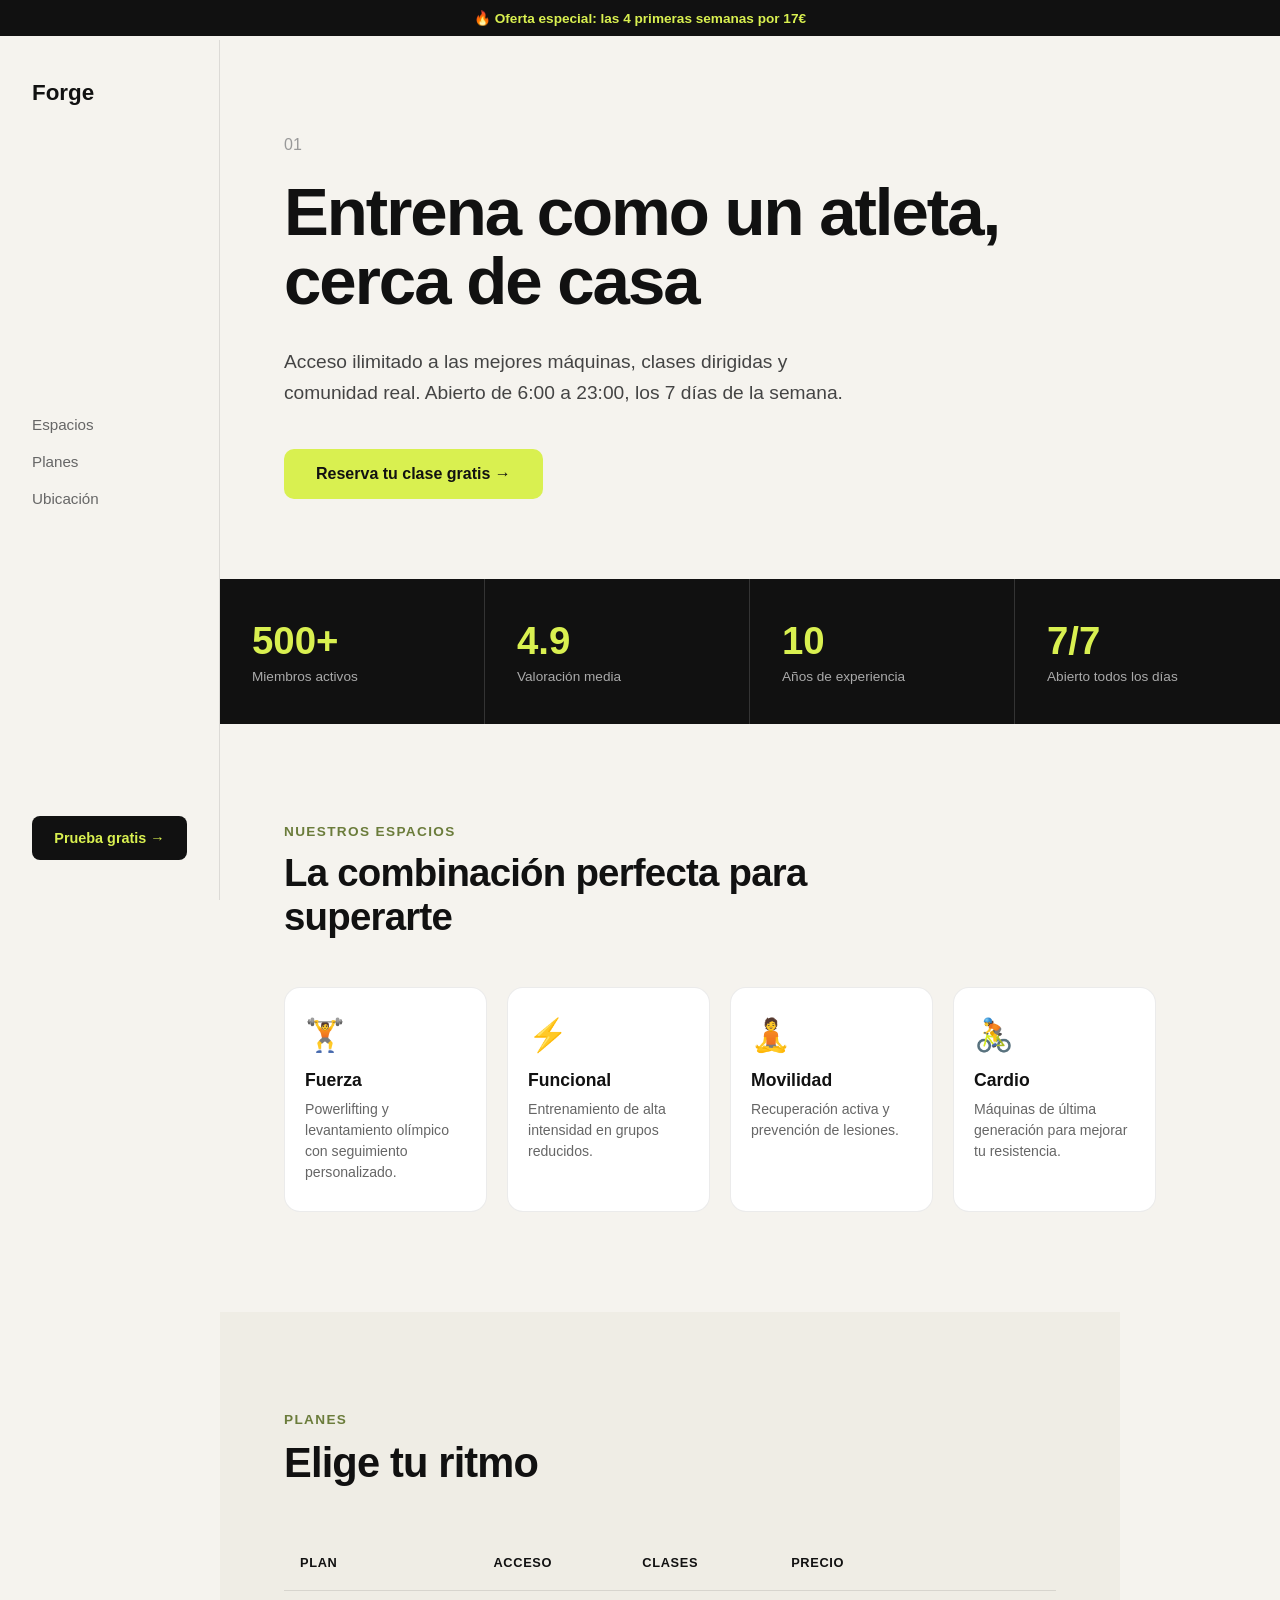
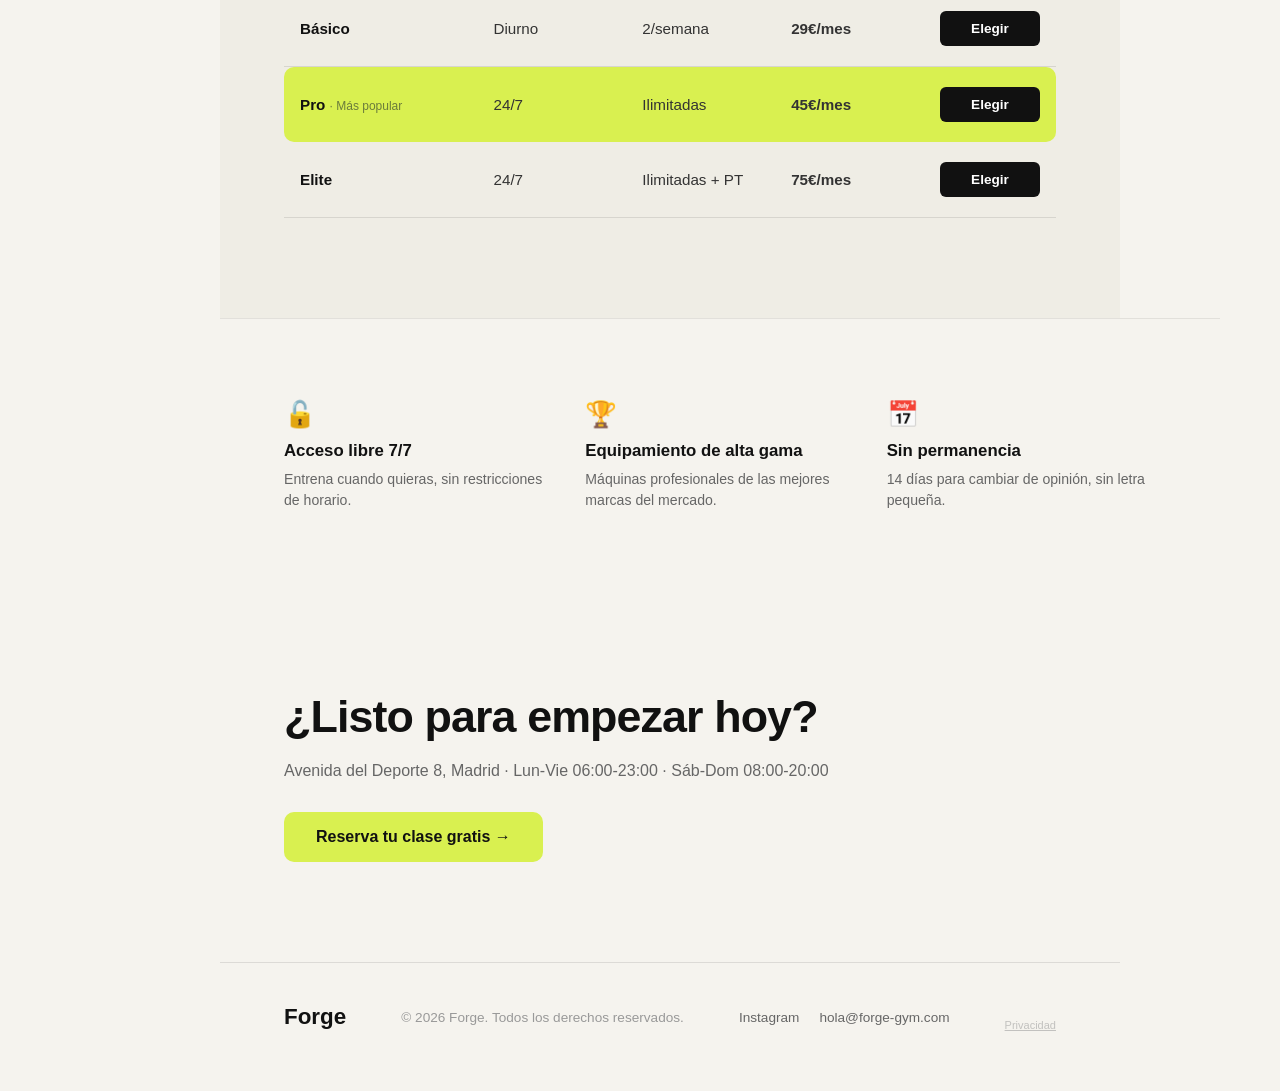
<file: index.html>
<!DOCTYPE html>
<html lang="es">
<head>
    <meta charset="UTF-8">
    <meta name="viewport" content="width=device-width, initial-scale=1.0">
    <title>Forge · Entrenamiento funcional</title>
  <meta name="description" content="Forge, entrenamiento funcional en Madrid. Entrena como un atleta, cerca de casa. Clase gratis de prueba.">
  <link rel="canonical" href="https://landrytalbotpro.github.io/forge-gym/">
  <meta property="og:type" content="website">
  <meta property="og:title" content="Forge · Entrenamiento funcional">
  <meta property="og:description" content="Forge, entrenamiento funcional en Madrid. Entrena como un atleta, cerca de casa. Clase gratis de prueba.">
  <meta property="og:url" content="https://landrytalbotpro.github.io/forge-gym/">
  <meta property="og:image" content="https://nuvorastudio.es/images/forge.jpg">
  <meta property="og:locale" content="es_ES">
  <meta name="twitter:card" content="summary_large_image">
  <meta name="twitter:title" content="Forge · Entrenamiento funcional">
  <meta name="twitter:description" content="Forge, entrenamiento funcional en Madrid. Entrena como un atleta, cerca de casa. Clase gratis de prueba.">
  <meta name="twitter:image" content="https://nuvorastudio.es/images/forge.jpg">
    <link rel="stylesheet" href="style.css">
  <script type="application/ld+json">
{
  "@context": "https://schema.org",
  "@type": "ExerciseGym",
  "name": "Forge",
  "url": "https://landrytalbotpro.github.io/forge-gym/",
  "image": "https://nuvorastudio.es/images/forge.jpg",
  "telephone": "+34675153535",
  "address": {
    "@type": "PostalAddress",
    "streetAddress": "Avenida del Deporte 8",
    "postalCode": "28001",
    "addressLocality": "Madrid",
    "addressCountry": "ES"
  }
}
  </script>

  <!-- Google Analytics (GA4) -->
  <script async src="https://www.googletagmanager.com/gtag/js?id=G-V2VKRWEJ8G"></script>
  <script>
    window.dataLayer = window.dataLayer || [];
    function gtag(){dataLayer.push(arguments);}
    gtag('js', new Date());
    gtag('config', 'G-V2VKRWEJ8G');
  </script>
    <link rel="icon" type="image/png" sizes="32x32" href="https://nuvorastudio.es/favicon-32.png">
    <link rel="icon" type="image/png" sizes="16x16" href="https://nuvorastudio.es/favicon-16.png">
    <link rel="apple-touch-icon" sizes="180x180" href="https://nuvorastudio.es/favicon-180.png">
</head>
<body>

    <div class="promo-bar">
        🔥 Oferta especial: las 4 primeras semanas por 17€
    </div>

    <aside class="sidebar">
        <span class="logo">Forge</span>
        <nav class="side-nav">
            <a href="#espacios">Espacios</a>
            <a href="#planes">Planes</a>
            <a href="#ubicacion">Ubicación</a>
        </nav>
        <a href="https://wa.me/34675153535?text=Hola%2C%20quiero%20una%20clase%20gratis" class="side-cta" target="_blank">Prueba gratis →</a>
    </aside>

    <main class="content">

        <header class="hero">
            <span class="hero-num">01</span>
            <h1>Entrena como un atleta, cerca de casa</h1>
            <p class="subtitulo">Acceso ilimitado a las mejores máquinas, clases dirigidas y comunidad real. Abierto de 6:00 a 23:00, los 7 días de la semana.</p>
            <button class="cta-btn" onclick="window.open('https://wa.me/34675153535?text=Hola%2C%20quiero%20una%20clase%20gratis', '_blank')">Reserva tu clase gratis →</button>
        </header>

        <section class="stats-row">
            <div class="stat-block">
                <span class="numero">500+</span>
                <p>Miembros activos</p>
            </div>
            <div class="stat-block">
                <span class="numero">4.9</span>
                <p>Valoración media</p>
            </div>
            <div class="stat-block">
                <span class="numero">10</span>
                <p>Años de experiencia</p>
            </div>
            <div class="stat-block">
                <span class="numero">7/7</span>
                <p>Abierto todos los días</p>
            </div>
        </section>

        <section class="espacios" id="espacios">
            <span class="eyebrow">Nuestros espacios</span>
            <h2>La combinación perfecta para superarte</h2>
            <div class="espacios-grid">
                <div class="espacio-card">
                    <div class="espacio-icon">🏋️</div>
                    <h3>Fuerza</h3>
                    <p>Powerlifting y levantamiento olímpico con seguimiento personalizado.</p>
                </div>
                <div class="espacio-card">
                    <div class="espacio-icon">⚡</div>
                    <h3>Funcional</h3>
                    <p>Entrenamiento de alta intensidad en grupos reducidos.</p>
                </div>
                <div class="espacio-card">
                    <div class="espacio-icon">🧘</div>
                    <h3>Movilidad</h3>
                    <p>Recuperación activa y prevención de lesiones.</p>
                </div>
                <div class="espacio-card">
                    <div class="espacio-icon">🚴</div>
                    <h3>Cardio</h3>
                    <p>Máquinas de última generación para mejorar tu resistencia.</p>
                </div>
            </div>
        </section>

        <section class="planes" id="planes">
            <span class="eyebrow">Planes</span>
            <h2>Elige tu ritmo</h2>

            <div class="plan-row plan-header">
                <span>Plan</span>
                <span>Acceso</span>
                <span>Clases</span>
                <span>Precio</span>
                <span></span>
            </div>
            <div class="plan-row">
                <span class="plan-nombre">Básico</span>
                <span>Diurno</span>
                <span>2/semana</span>
                <span class="plan-precio">29€/mes</span>
                <button class="plan-btn" onclick="window.open('https://wa.me/34675153535?text=Hola%2C%20me%20interesa%20el%20plan%20B%C3%A1sico', '_blank')">Elegir</button>
            </div>
            <div class="plan-row plan-destacado">
                <span class="plan-nombre">Pro <em>· Más popular</em></span>
                <span>24/7</span>
                <span>Ilimitadas</span>
                <span class="plan-precio">45€/mes</span>
                <button class="plan-btn" onclick="window.open('https://wa.me/34675153535?text=Hola%2C%20me%20interesa%20el%20plan%20Pro', '_blank')">Elegir</button>
            </div>
            <div class="plan-row">
                <span class="plan-nombre">Elite</span>
                <span>24/7</span>
                <span>Ilimitadas + PT</span>
                <span class="plan-precio">75€/mes</span>
                <button class="plan-btn" onclick="window.open('https://wa.me/34675153535?text=Hola%2C%20me%20interesa%20el%20plan%20Elite', '_blank')">Elegir</button>
            </div>
        </section>

        <section class="ventajas">
            <div class="ventaja">
                <span class="ventaja-icon">🔓</span>
                <h4>Acceso libre 7/7</h4>
                <p>Entrena cuando quieras, sin restricciones de horario.</p>
            </div>
            <div class="ventaja">
                <span class="ventaja-icon">🏆</span>
                <h4>Equipamiento de alta gama</h4>
                <p>Máquinas profesionales de las mejores marcas del mercado.</p>
            </div>
            <div class="ventaja">
                <span class="ventaja-icon">📅</span>
                <h4>Sin permanencia</h4>
                <p>14 días para cambiar de opinión, sin letra pequeña.</p>
            </div>
        </section>

        <section class="cta-final" id="ubicacion">
            <h2>¿Listo para empezar hoy?</h2>
            <p>Avenida del Deporte 8, Madrid · Lun-Vie 06:00-23:00 · Sáb-Dom 08:00-20:00</p>
            <button class="cta-btn" onclick="window.open('https://wa.me/34675153535?text=Hola%2C%20quiero%20una%20clase%20gratis', '_blank')">Reserva tu clase gratis →</button>
        </section>

        <footer class="footer">
            <span class="logo">Forge</span>
            <p>&copy; 2026 Forge. Todos los derechos reservados.</p>
            <div class="footer-links">
                <a href="#">Instagram</a>
                <a href="mailto:hola@forge-gym.com">hola@forge-gym.com</a>
            </div>
        
    <p style="text-align:center; font-size:11px; opacity:0.55; margin-top:16px;" class="nuvora-legal-link"><a href="privacidad.html" style="color:inherit;">Privacidad</a></p>
</footer>

    </main>


  <!-- Sticky mobile CTA (ajouté — checklist Nuvora) -->
  <style>
  #nuvora-sticky-cta-bar {
    position: fixed; left: 0; right: 0; bottom: 0; z-index: 9999;
    display: none; justify-content: center; align-items: center;
    padding: 12px 16px calc(12px + env(safe-area-inset-bottom, 0px));
    background: rgba(20,20,20,0.96); backdrop-filter: blur(6px);
  }
  #nuvora-sticky-cta-bar a {
    display: block; width: 100%; max-width: 480px; text-align: center;
    background: #25D366; color: #fff; font-weight: 700; font-size: 15px;
    padding: 13px 20px; border-radius: 999px; text-decoration: none;
    font-family: system-ui, -apple-system, sans-serif;
  }
  @media (max-width: 780px) { #nuvora-sticky-cta-bar { display: flex; } }
  </style>
  <div id="nuvora-sticky-cta-bar">
    <a href="https://wa.me/34675153535?text=Hola%2C%20quiero%20una%20clase%20gratis" target="_blank" rel="noopener">💬 Prueba gratis — Respuesta en 24h</a>
  </div>
</body>
</html>
</file>
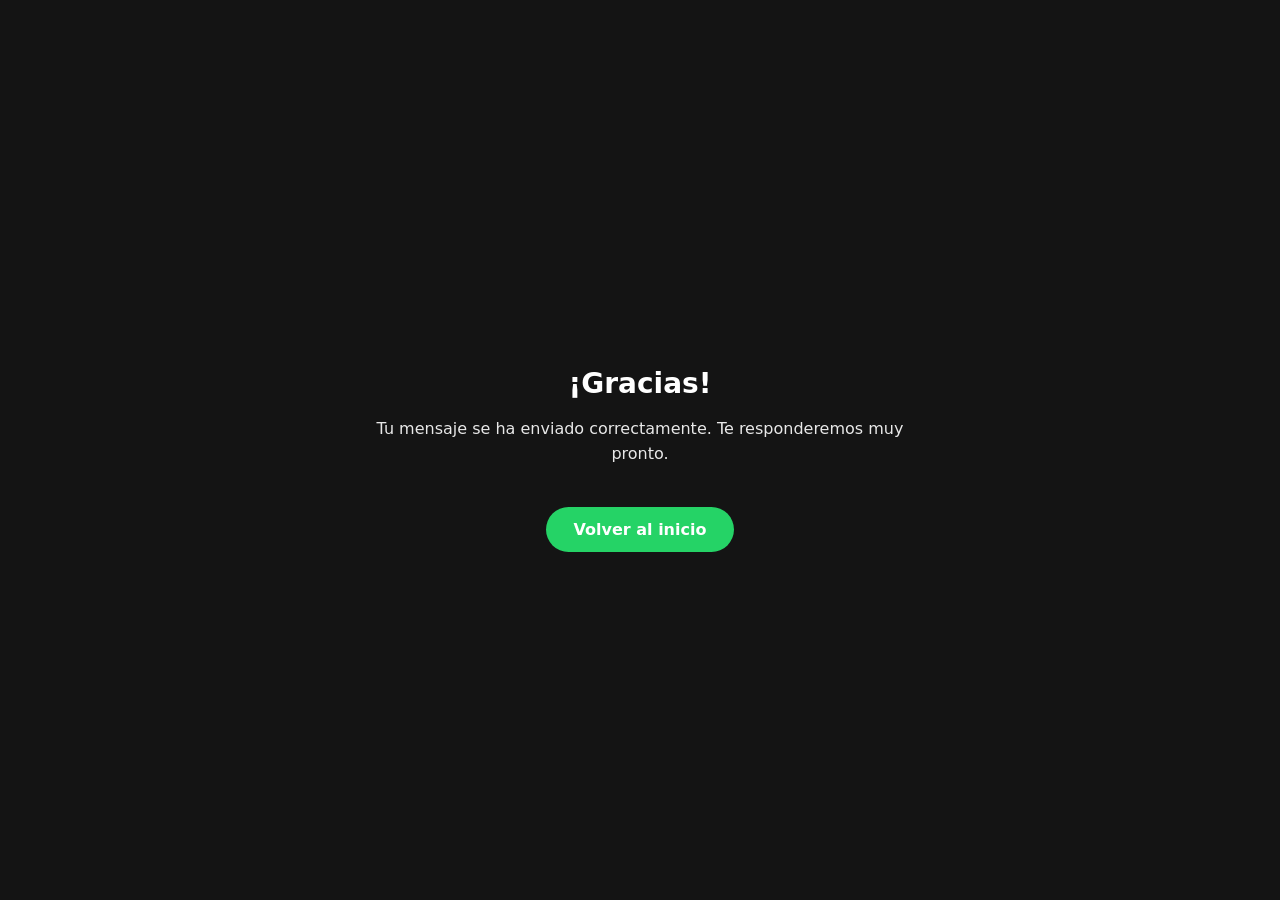
<file: gracias.html>
<!DOCTYPE html>
<html lang="es">
<head>
<meta charset="UTF-8">
<meta name="viewport" content="width=device-width, initial-scale=1.0">
<title>¡Gracias! — Forge</title>
<meta name="robots" content="noindex">
<style>
  body { margin:0; min-height:100vh; display:flex; align-items:center; justify-content:center;
    background:#141414; color:#FFFFFF; font-family: system-ui, -apple-system, 'Segoe UI', sans-serif; padding:32px; box-sizing:border-box; }
  .card { max-width:560px; text-align:center; }
  h1 { font-size:28px; margin-bottom:12px; }
  p { font-size:16px; line-height:1.6; opacity:0.9; }
  a.btn { display:inline-block; margin-top:24px; background:#25D366; color:#fff; text-decoration:none;
    font-weight:700; padding:13px 28px; border-radius:999px; }
  .doc { max-width:720px; text-align:left; }
  .doc h2 { font-size:18px; margin-top:28px; color:#25D366; }
  .doc p { font-size:15px; line-height:1.7; opacity:0.9; }
</style>
</head>
<body>
<div class="card">
  <h1>¡Gracias!</h1>
  <p>Tu mensaje se ha enviado correctamente. Te responderemos muy pronto.</p>
  <a class="btn" href="https://landrytalbotpro.github.io/forge-gym/">Volver al inicio</a>
</div>
</body>
</html>
</file>
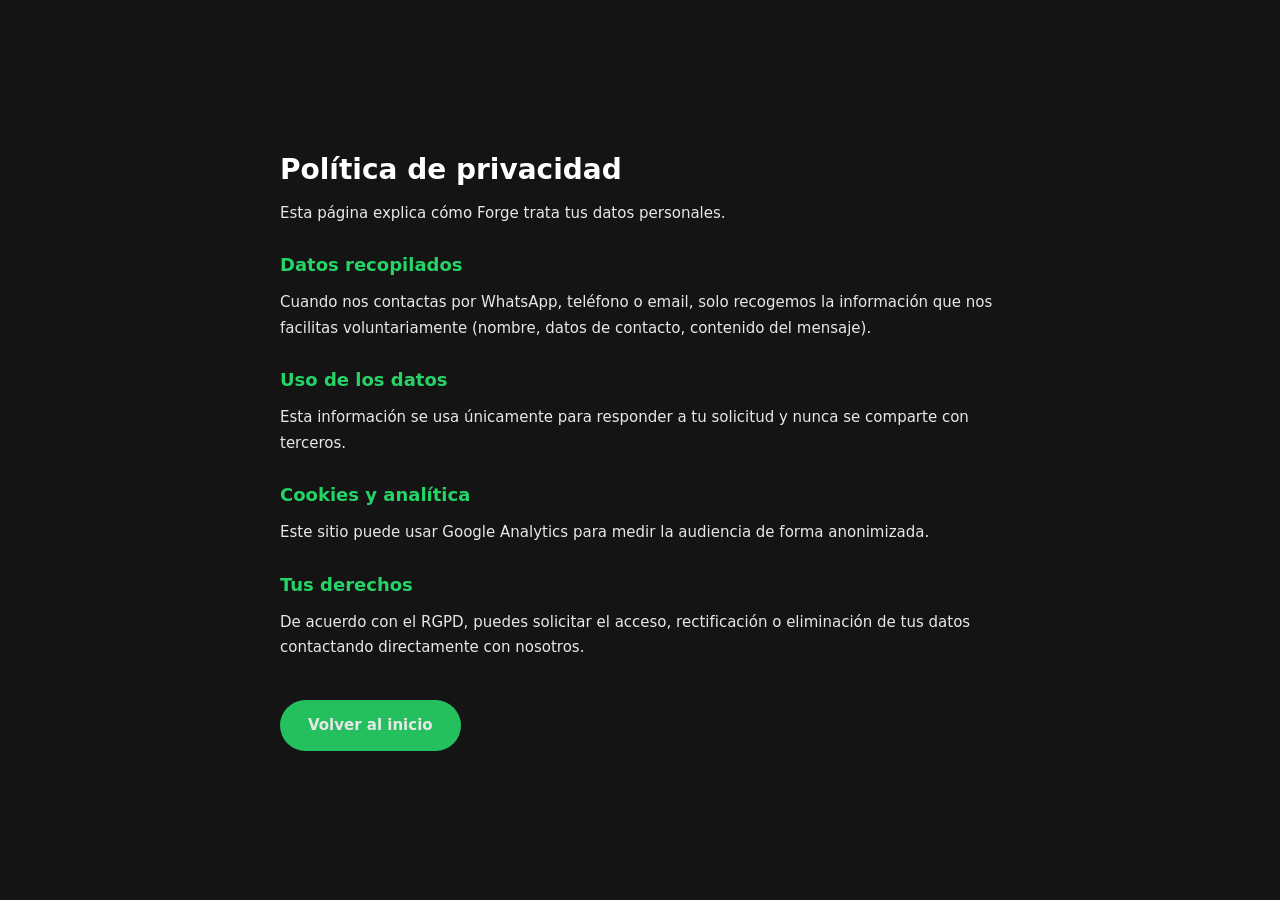
<file: privacidad.html>
<!DOCTYPE html>
<html lang="es">
<head>
<meta charset="UTF-8">
<meta name="viewport" content="width=device-width, initial-scale=1.0">
<title>Política de privacidad — Forge</title>
<meta name="robots" content="noindex">
<style>
  body { margin:0; min-height:100vh; display:flex; align-items:center; justify-content:center;
    background:#141414; color:#FFFFFF; font-family: system-ui, -apple-system, 'Segoe UI', sans-serif; padding:32px; box-sizing:border-box; }
  .card { max-width:560px; text-align:center; }
  h1 { font-size:28px; margin-bottom:12px; }
  p { font-size:16px; line-height:1.6; opacity:0.9; }
  a.btn { display:inline-block; margin-top:24px; background:#25D366; color:#fff; text-decoration:none;
    font-weight:700; padding:13px 28px; border-radius:999px; }
  .doc { max-width:720px; text-align:left; }
  .doc h2 { font-size:18px; margin-top:28px; color:#25D366; }
  .doc p { font-size:15px; line-height:1.7; opacity:0.9; }
</style>
</head>
<body>
<div class="card doc">
  <h1>Política de privacidad</h1>
  <p>Esta página explica cómo Forge trata tus datos personales.</p>
<h2>Datos recopilados</h2>
<p>Cuando nos contactas por WhatsApp, teléfono o email, solo recogemos la información que nos facilitas voluntariamente (nombre, datos de contacto, contenido del mensaje).</p>
<h2>Uso de los datos</h2>
<p>Esta información se usa únicamente para responder a tu solicitud y nunca se comparte con terceros.</p>
<h2>Cookies y analítica</h2>
<p>Este sitio puede usar Google Analytics para medir la audiencia de forma anonimizada.</p>
<h2>Tus derechos</h2>
<p>De acuerdo con el RGPD, puedes solicitar el acceso, rectificación o eliminación de tus datos contactando directamente con nosotros.</p>
  <p><a class="btn" href="https://landrytalbotpro.github.io/forge-gym/">Volver al inicio</a></p>
</div>
</body>
</html>
</file>
<file: style.css>
* {
    margin: 0;
    padding: 0;
    box-sizing: border-box;
}

body {
    font-family: 'Inter', sans-serif;
    background-color: #F5F3EE;
    color: #111111;
}

/* Barra de oferta superior */
.promo-bar {
    background-color: #111111;
    color: #D9F050;
    text-align: center;
    padding: 10px;
    font-size: 0.85rem;
    font-weight: 600;
}

/* Sidebar fija */
.sidebar {
    position: fixed;
    top: 40px;
    left: 0;
    width: 220px;
    height: calc(100vh - 40px);
    display: flex;
    flex-direction: column;
    justify-content: space-between;
    padding: 40px 32px;
    border-right: 1px solid rgba(0,0,0,0.1);
    background-color: #F5F3EE;
    z-index: 100;
}

.logo {
    font-family: 'Space Grotesk', sans-serif;
    font-weight: 700;
    font-size: 1.4rem;
    color: #111111;
}

.side-nav {
    display: flex;
    flex-direction: column;
    gap: 20px;
}

.side-nav a {
    color: #666666;
    text-decoration: none;
    font-size: 0.95rem;
    transition: color 0.2s ease;
}

.side-nav a:hover {
    color: #111111;
}

.side-cta {
    display: block;
    text-align: center;
    background-color: #111111;
    color: #D9F050;
    text-decoration: none;
    padding: 14px;
    border-radius: 8px;
    font-size: 0.9rem;
    font-weight: 700;
    transition: transform 0.2s ease;
}

.side-cta:hover {
    transform: scale(1.03);
}

.content {
    margin-left: 220px;
}

.eyebrow {
    display: block;
    font-size: 0.85rem;
    font-weight: 600;
    letter-spacing: 0.1em;
    text-transform: uppercase;
    color: #6B7C3B;
    margin-bottom: 12px;
}

/* Hero editorial */
.hero {
    padding: 100px 64px 80px;
    max-width: 900px;
}

.hero-num {
    display: block;
    font-family: 'Space Grotesk', sans-serif;
    font-size: 1rem;
    color: #999999;
    margin-bottom: 24px;
}

.hero h1 {
    font-family: 'Space Grotesk', sans-serif;
    font-size: 4.2rem;
    line-height: 1.02;
    font-weight: 700;
    color: #111111;
    margin-bottom: 32px;
    letter-spacing: -0.03em;
}

.hero .subtitulo {
    font-size: 1.2rem;
    color: #444444;
    max-width: 560px;
    margin-bottom: 40px;
    line-height: 1.6;
}

.cta-btn {
    background-color: #D9F050;
    color: #111111;
    border: none;
    padding: 16px 32px;
    font-size: 1rem;
    font-weight: 700;
    border-radius: 10px;
    cursor: pointer;
    transition: transform 0.2s ease;
}

.cta-btn:hover {
    transform: scale(1.04);
}

/* Barra de estadísticas */
.stats-row {
    display: grid;
    grid-template-columns: repeat(4, 1fr);
    background-color: #111111;
}

.stat-block {
    padding: 40px 32px;
    border-right: 1px solid rgba(255,255,255,0.15);
}

.stat-block:last-child {
    border-right: none;
}

.stat-block .numero {
    display: block;
    font-family: 'Space Grotesk', sans-serif;
    font-size: 2.4rem;
    font-weight: 700;
    color: #D9F050;
    margin-bottom: 6px;
}

.stat-block p {
    color: #AAAAAA;
    font-size: 0.85rem;
}

/* Espacios: grid de tarjetas con icono */
.espacios {
    padding: 100px 64px;
    max-width: 1000px;
}

.espacios h2 {
    font-family: 'Space Grotesk', sans-serif;
    font-size: 2.4rem;
    font-weight: 700;
    color: #111111;
    margin-bottom: 48px;
    letter-spacing: -0.02em;
    max-width: 600px;
}

.espacios-grid {
    display: grid;
    grid-template-columns: repeat(4, 1fr);
    gap: 20px;
}

.espacio-card {
    background-color: #FFFFFF;
    border: 1px solid rgba(0,0,0,0.08);
    border-radius: 16px;
    padding: 28px 20px;
    transition: transform 0.2s ease, border-color 0.2s ease;
}

.espacio-card:hover {
    transform: translateY(-4px);
    border-color: #D9F050;
}

.espacio-icon {
    font-size: 2rem;
    margin-bottom: 16px;
}

.espacio-card h3 {
    font-family: 'Space Grotesk', sans-serif;
    font-size: 1.1rem;
    color: #111111;
    margin-bottom: 8px;
}

.espacio-card p {
    color: #666666;
    font-size: 0.88rem;
    line-height: 1.5;
}

/* Planes: tabla comparativa */
.planes {
    padding: 100px 64px;
    max-width: 900px;
    background-color: #EFEDE5;
}

.planes h2 {
    font-family: 'Space Grotesk', sans-serif;
    font-size: 2.6rem;
    font-weight: 700;
    color: #111111;
    margin-bottom: 48px;
    letter-spacing: -0.02em;
}

.plan-row {
    display: grid;
    grid-template-columns: 1.3fr 1fr 1fr 1fr 100px;
    align-items: center;
    padding: 20px 16px;
    border-bottom: 1px solid rgba(0,0,0,0.1);
    font-size: 0.95rem;
    color: #333333;
}

.plan-header {
    font-weight: 700;
    color: #111111;
    text-transform: uppercase;
    font-size: 0.8rem;
    letter-spacing: 0.05em;
}

.plan-destacado {
    background-color: #D9F050;
    border-radius: 10px;
    border-bottom: none;
}

.plan-nombre {
    font-family: 'Space Grotesk', sans-serif;
    font-weight: 700;
    color: #111111;
}

.plan-nombre em {
    font-style: normal;
    font-size: 0.75rem;
    color: #6B7C3B;
    font-weight: 400;
}

.plan-precio {
    font-family: 'Space Grotesk', sans-serif;
    font-weight: 700;
}

.plan-btn {
    background-color: #111111;
    color: #FFFFFF;
    border: none;
    padding: 10px 16px;
    border-radius: 6px;
    font-size: 0.85rem;
    font-weight: 700;
    cursor: pointer;
    transition: transform 0.2s ease;
}

.plan-btn:hover {
    transform: scale(1.05);
}

/* Ventajas: 3 columnas antes del footer */
.ventajas {
    display: grid;
    grid-template-columns: repeat(3, 1fr);
    gap: 32px;
    padding: 80px 64px;
    max-width: 1000px;
    border-top: 1px solid rgba(0,0,0,0.08);
}

.ventaja-icon {
    font-size: 1.6rem;
    display: block;
    margin-bottom: 12px;
}

.ventaja h4 {
    font-family: 'Space Grotesk', sans-serif;
    font-size: 1.05rem;
    color: #111111;
    margin-bottom: 8px;
}

.ventaja p {
    color: #666666;
    font-size: 0.88rem;
    line-height: 1.5;
}

/* CTA final */
.cta-final {
    padding: 100px 64px;
    max-width: 900px;
}

.cta-final h2 {
    font-family: 'Space Grotesk', sans-serif;
    font-size: 2.8rem;
    font-weight: 700;
    color: #111111;
    margin-bottom: 20px;
    letter-spacing: -0.02em;
}

.cta-final p {
    color: #666666;
    font-size: 1rem;
    margin-bottom: 32px;
}

/* Footer */
.footer {
    padding: 40px 64px 60px;
    max-width: 900px;
    display: flex;
    align-items: center;
    justify-content: space-between;
    border-top: 1px solid rgba(0,0,0,0.1);
}

.footer p {
    color: #999999;
    font-size: 0.85rem;
}

.footer-links {
    display: flex;
    gap: 20px;
}

.footer-links a {
    color: #666666;
    text-decoration: none;
    font-size: 0.85rem;
    transition: color 0.2s ease;
}

.footer-links a:hover {
    color: #111111;
}

/* Responsive */
@media (max-width: 900px) {
    .sidebar {
        position: relative;
        top: 0;
        width: 100%;
        height: auto;
        flex-direction: row;
        justify-content: space-between;
        padding: 20px 24px;
    }
    .side-nav {
        display: none;
    }
    .content {
        margin-left: 0;
    }
    .hero h1 {
        font-size: 2.8rem;
    }
    .stats-row {
        grid-template-columns: repeat(2, 1fr);
    }
    .espacios-grid {
        grid-template-columns: repeat(2, minmax(0, 1fr));
    }
    .plan-row {
        grid-template-columns: 1fr;
        gap: 6px;
    }
    .ventajas {
        grid-template-columns: 1fr;
    }
    .footer {
        flex-direction: column;
        gap: 12px;
        text-align: center;
    }
}
</file>
